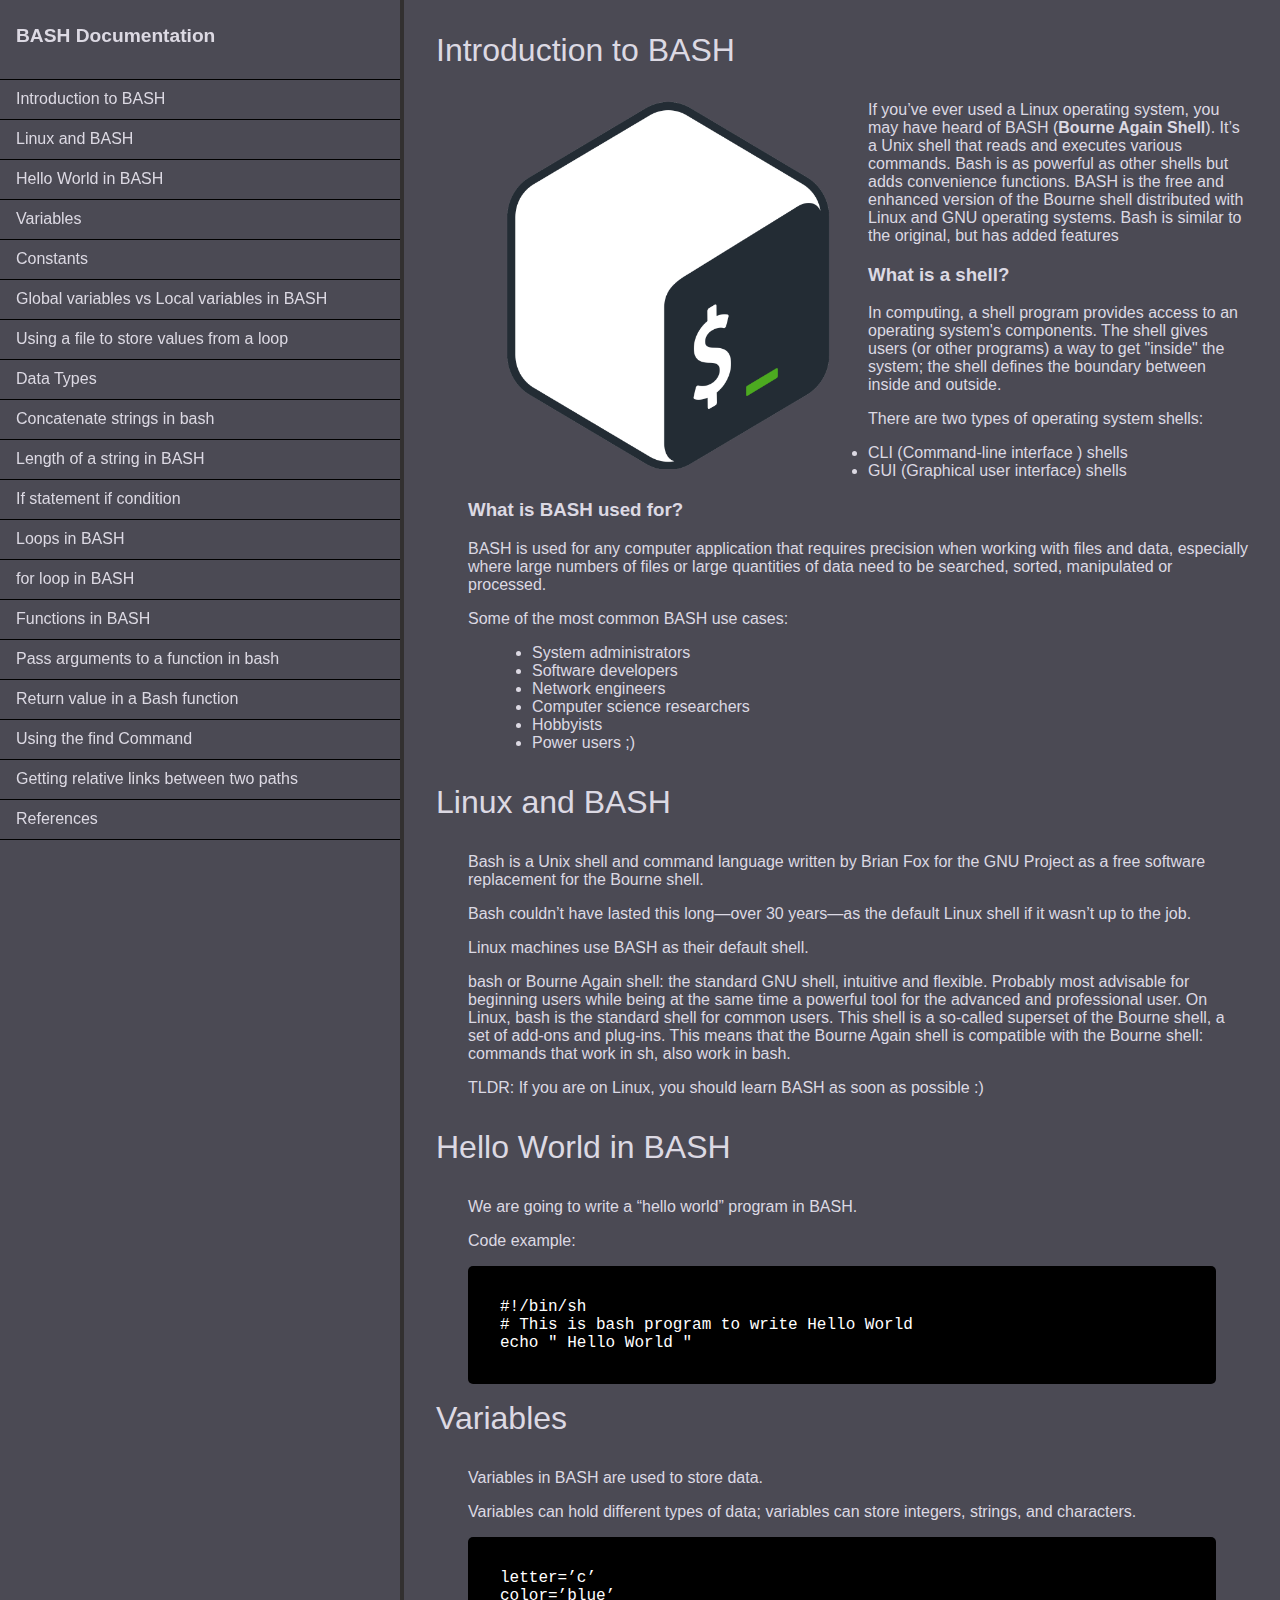
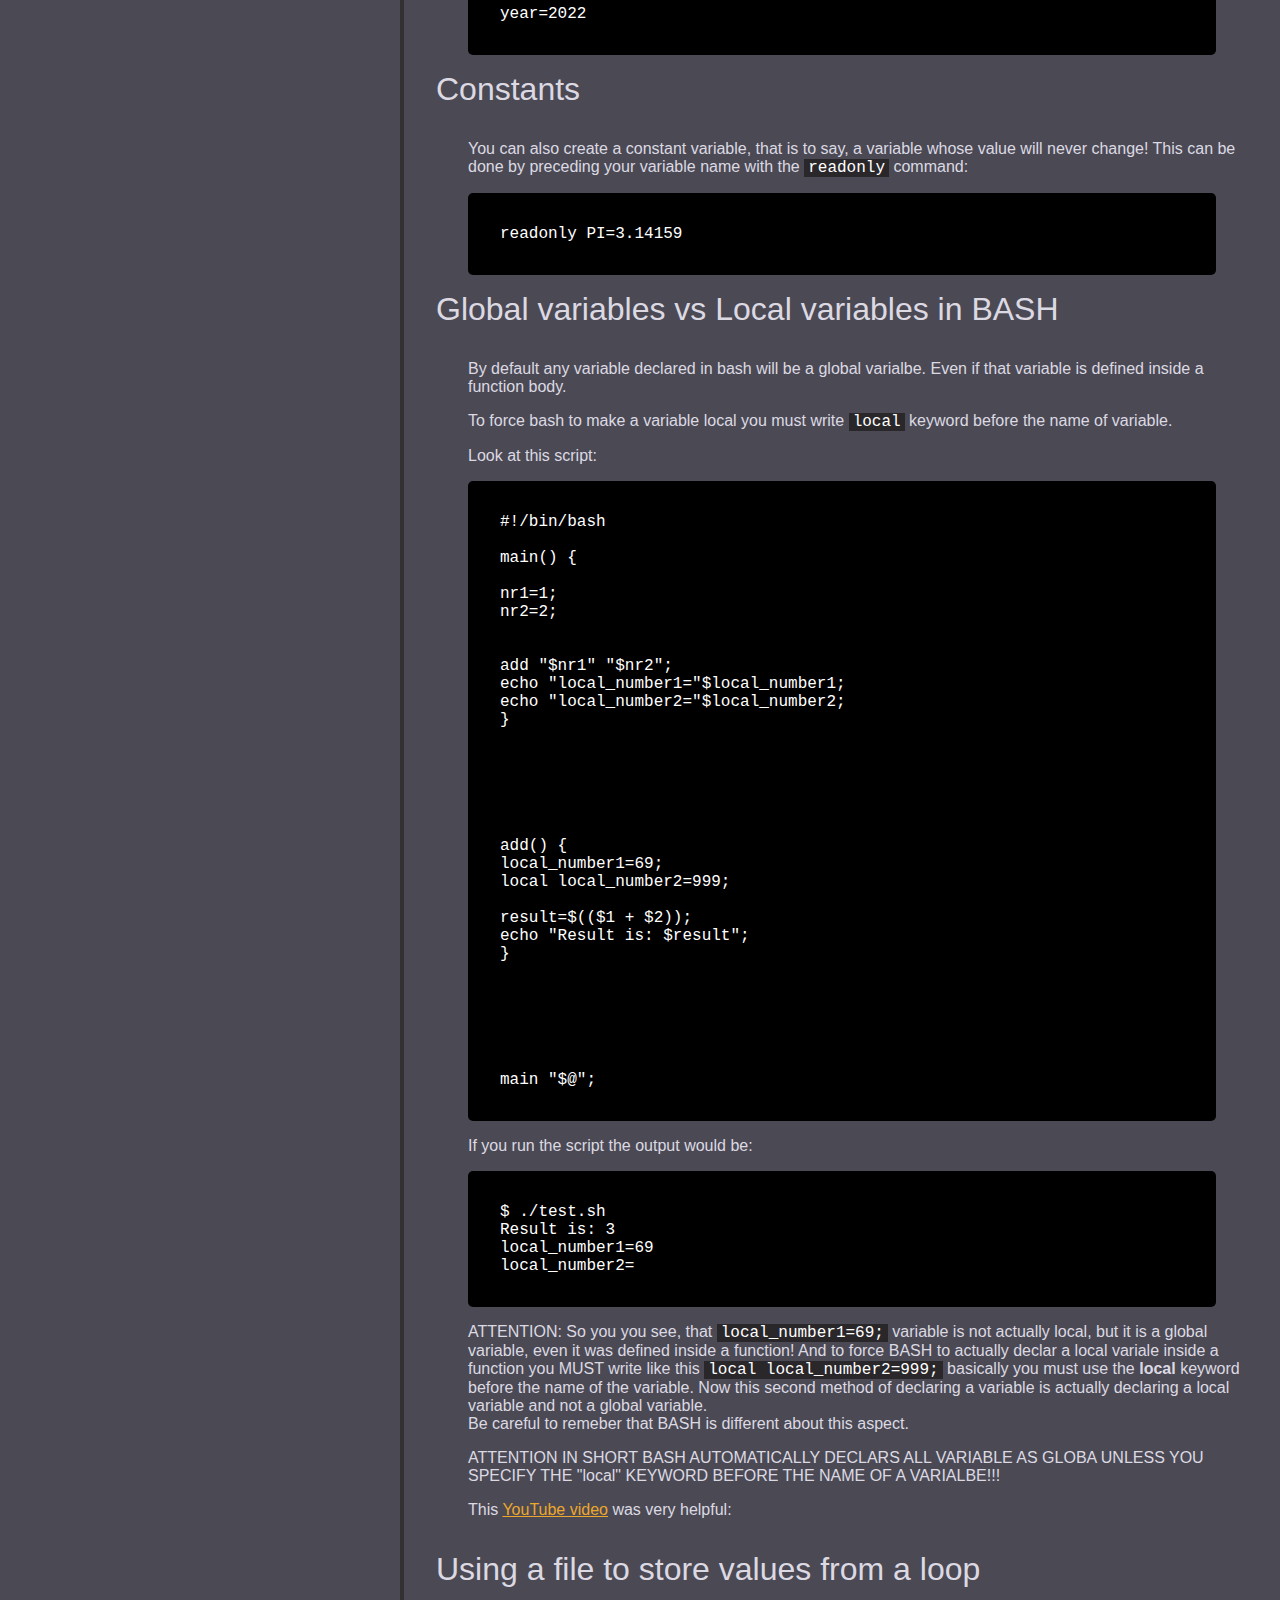
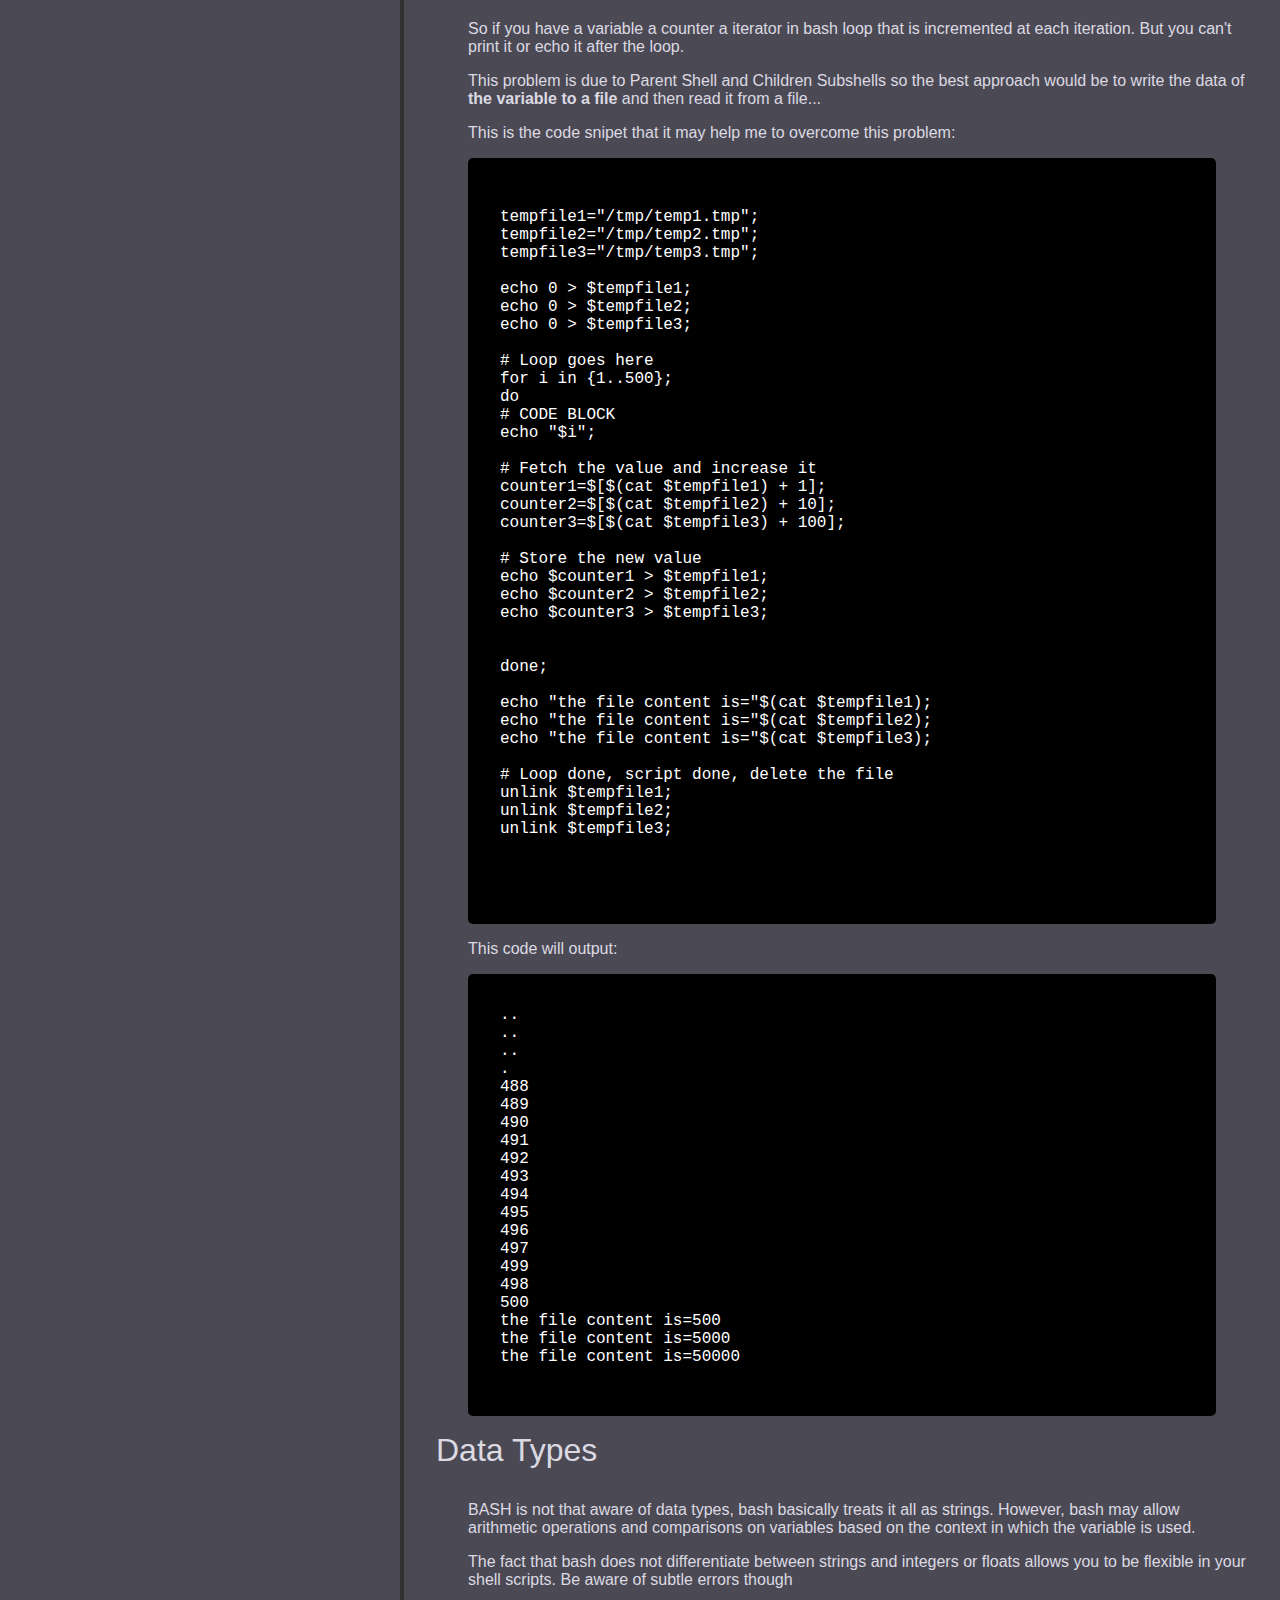
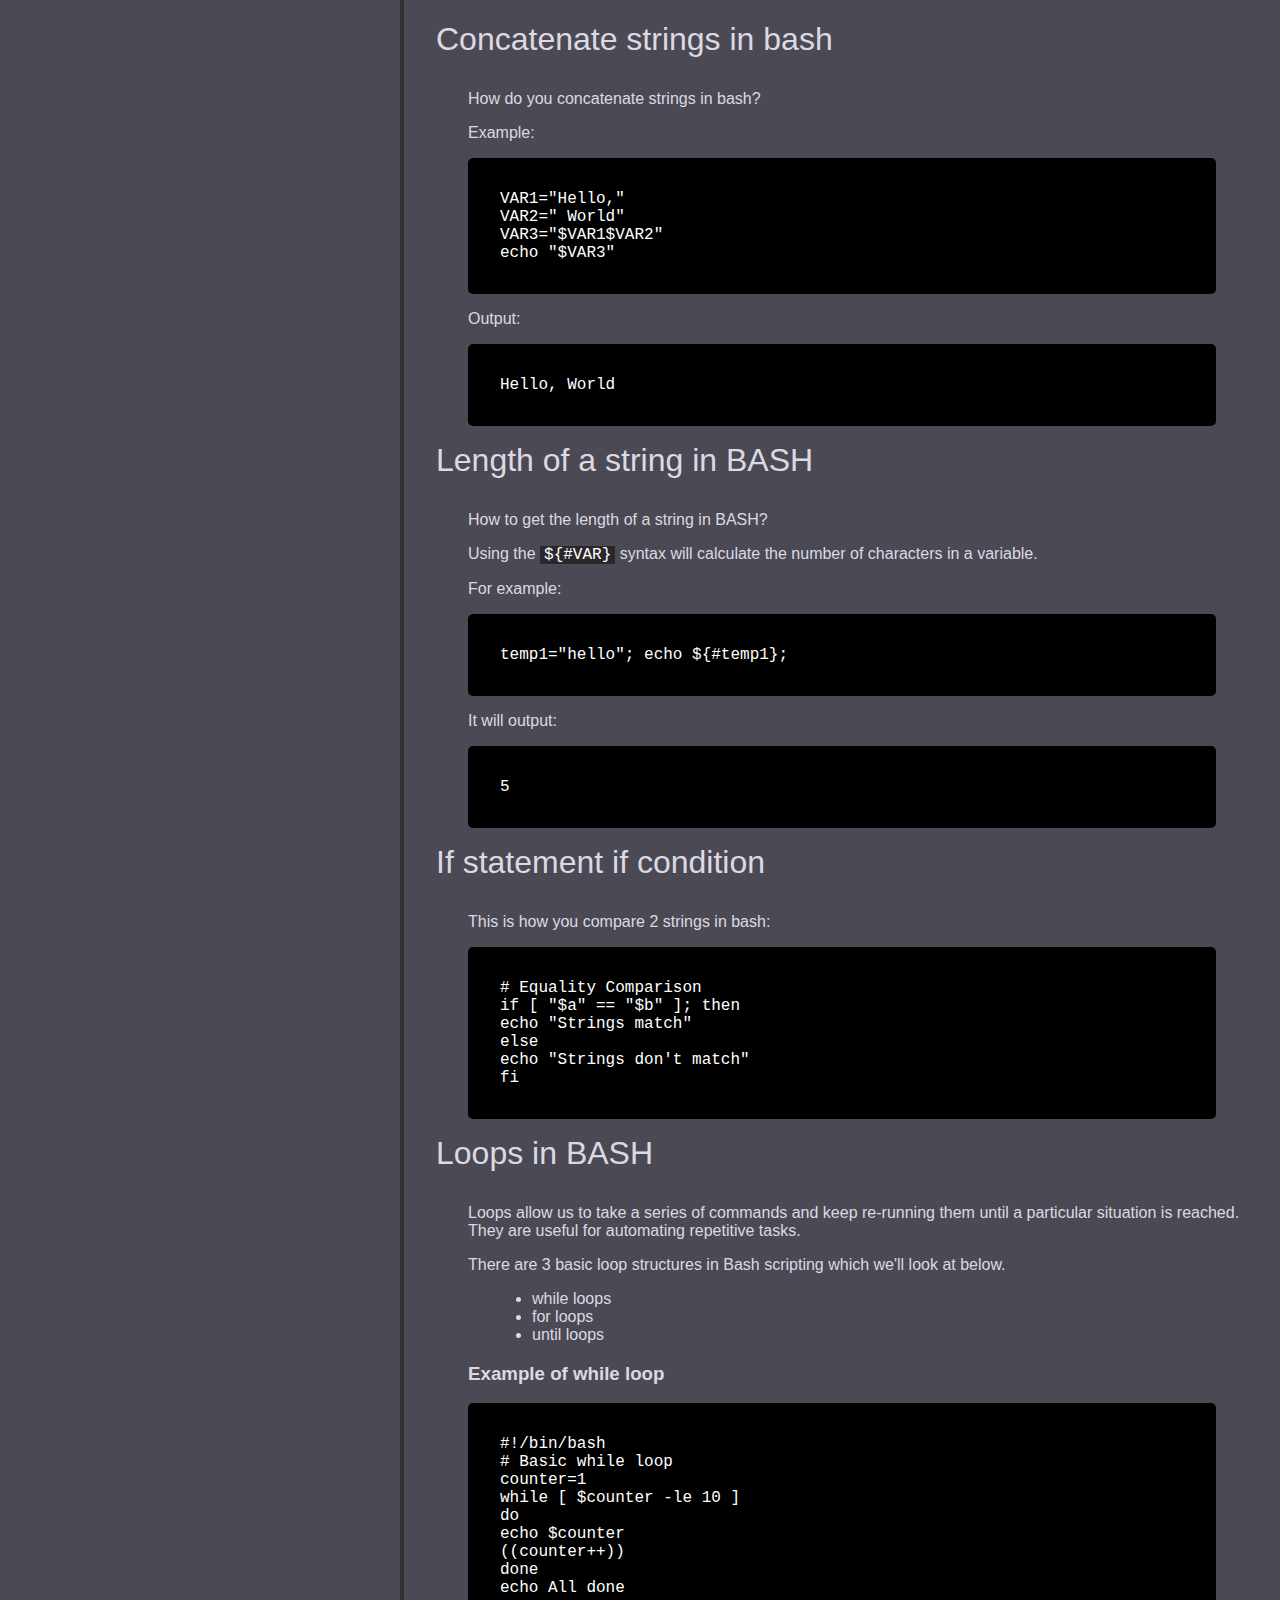
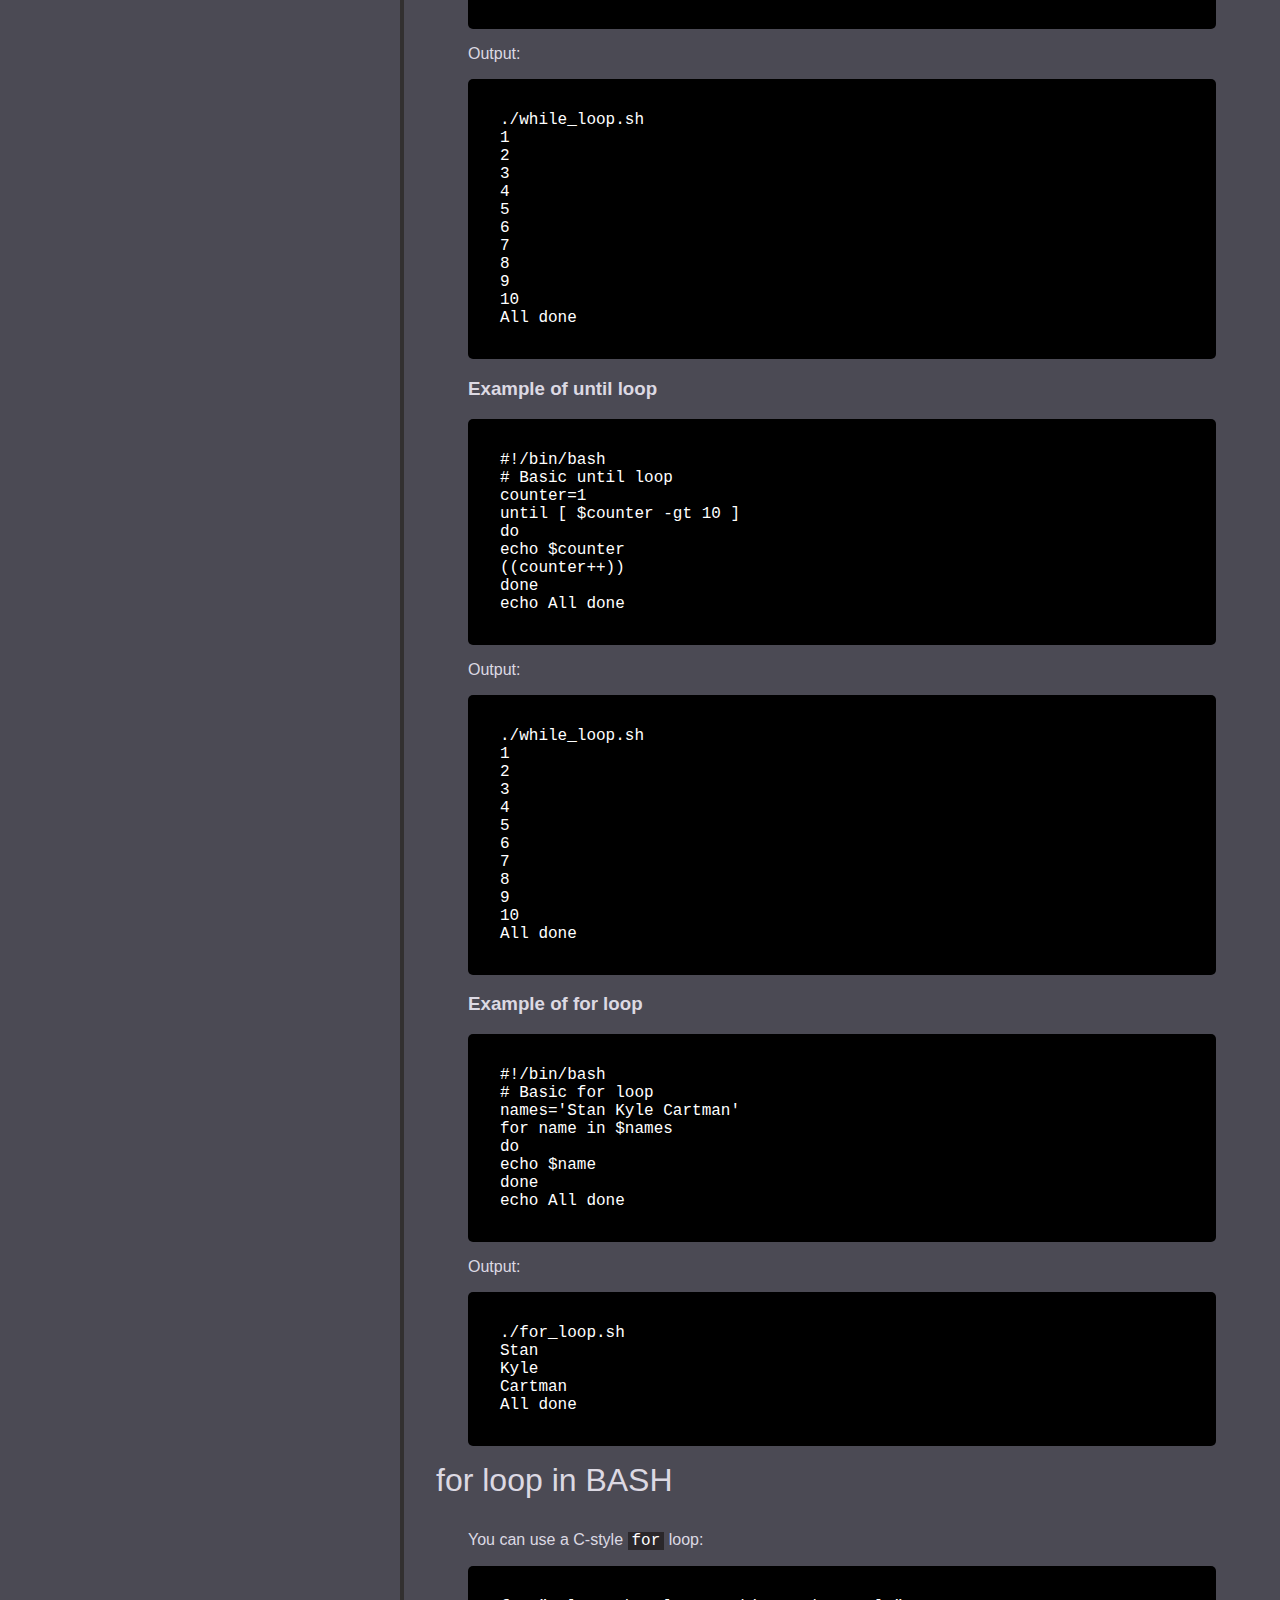
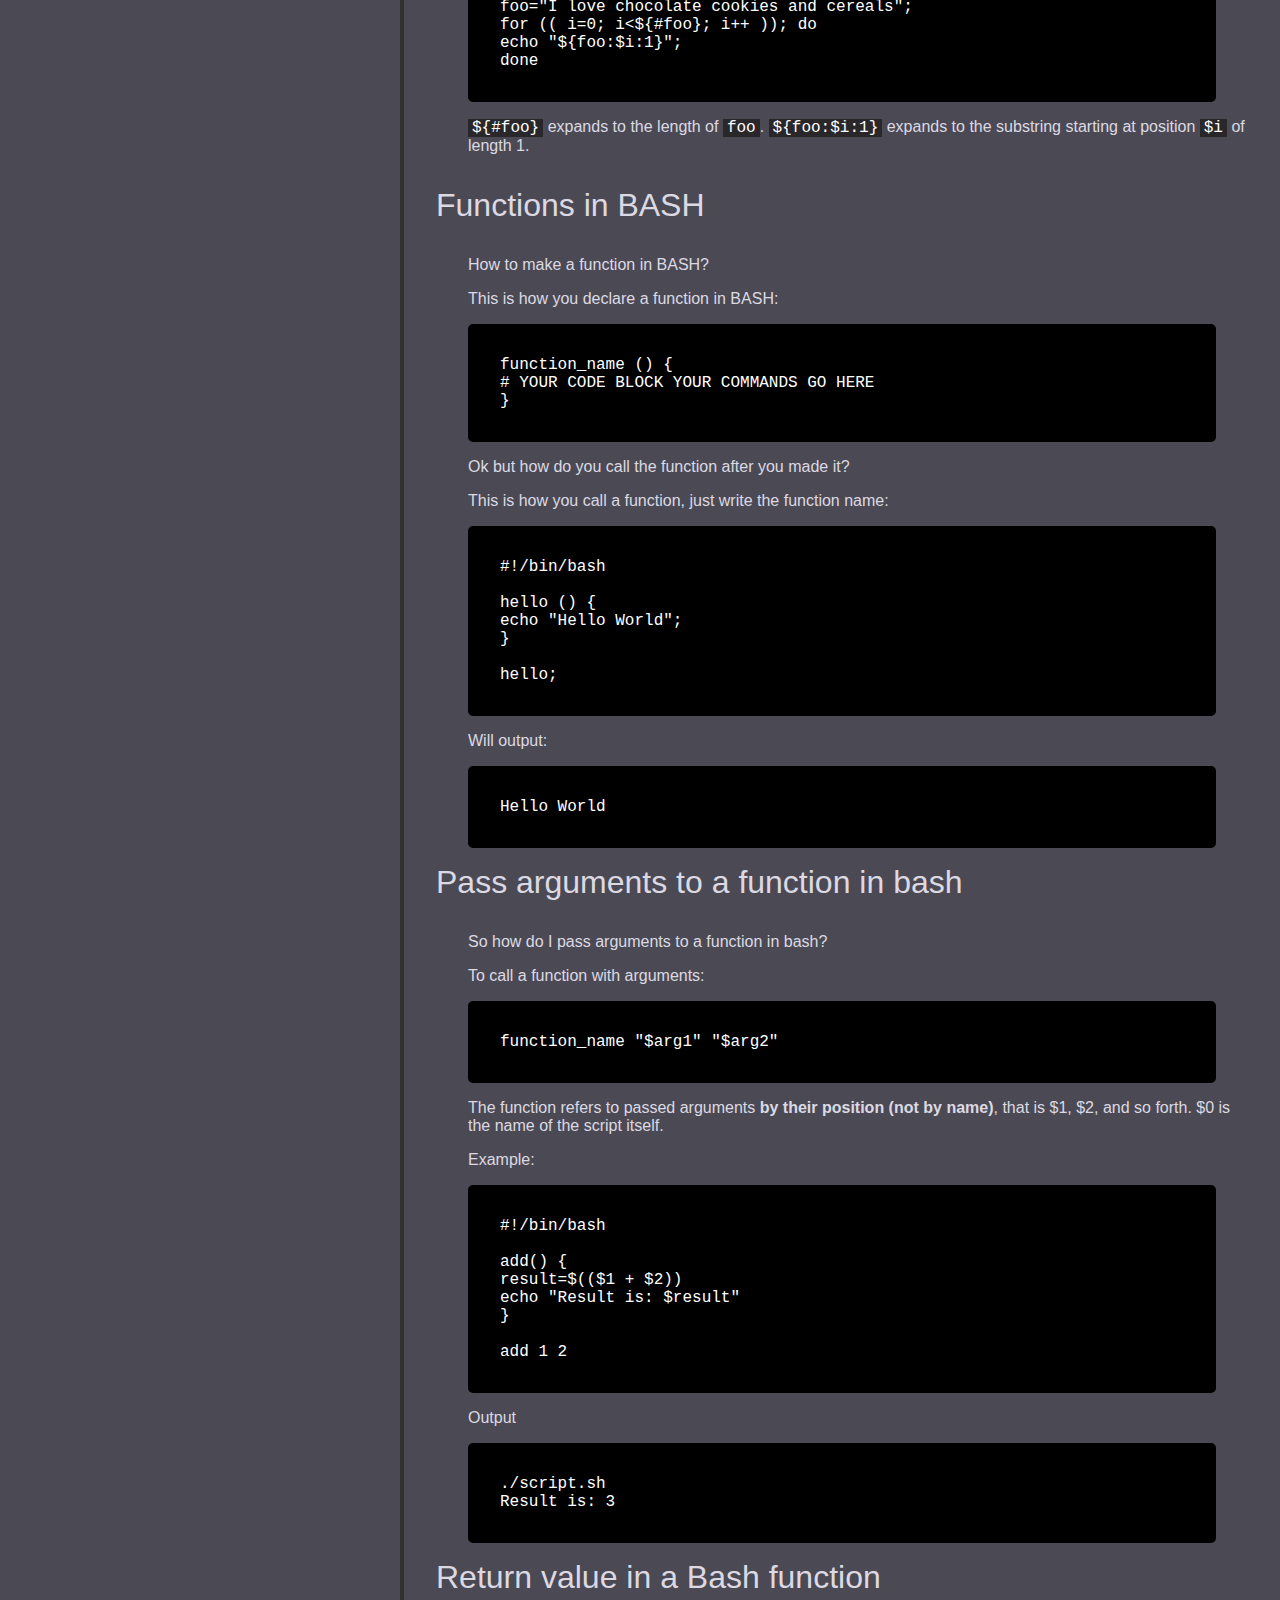
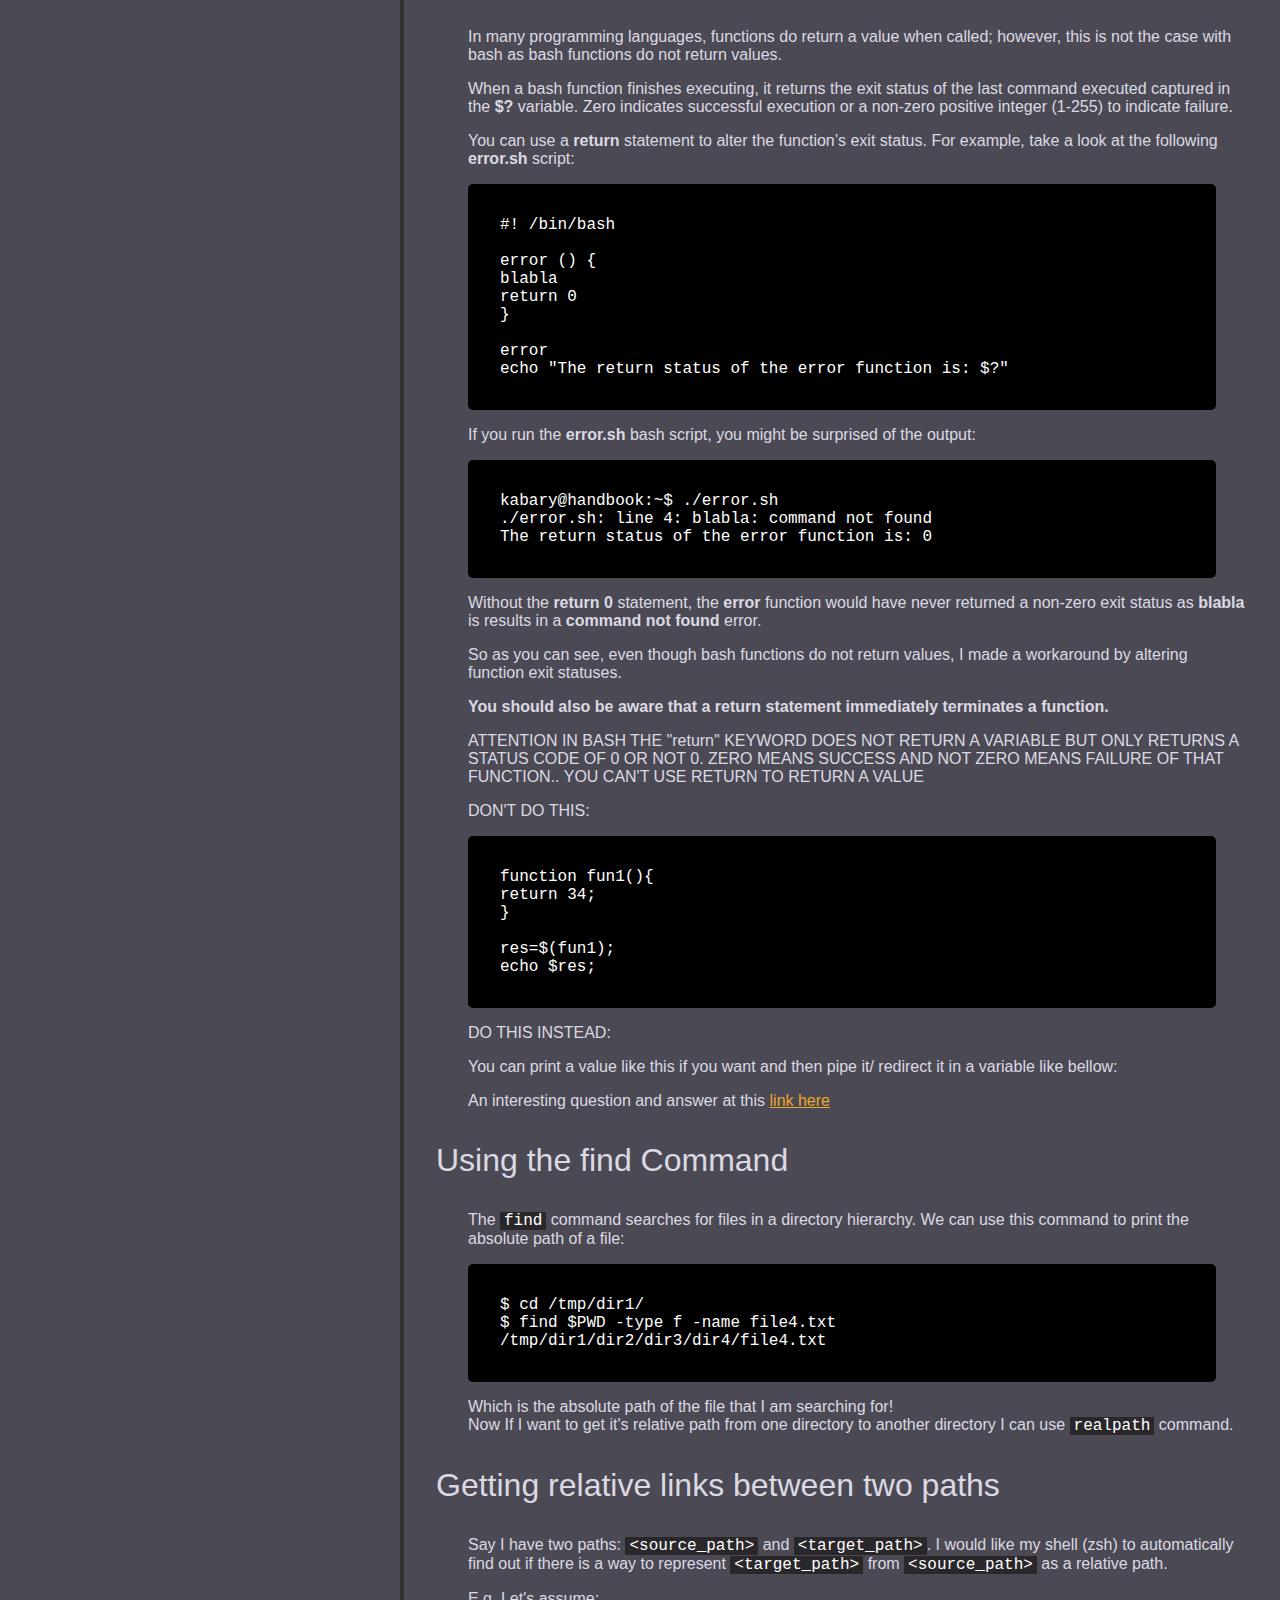
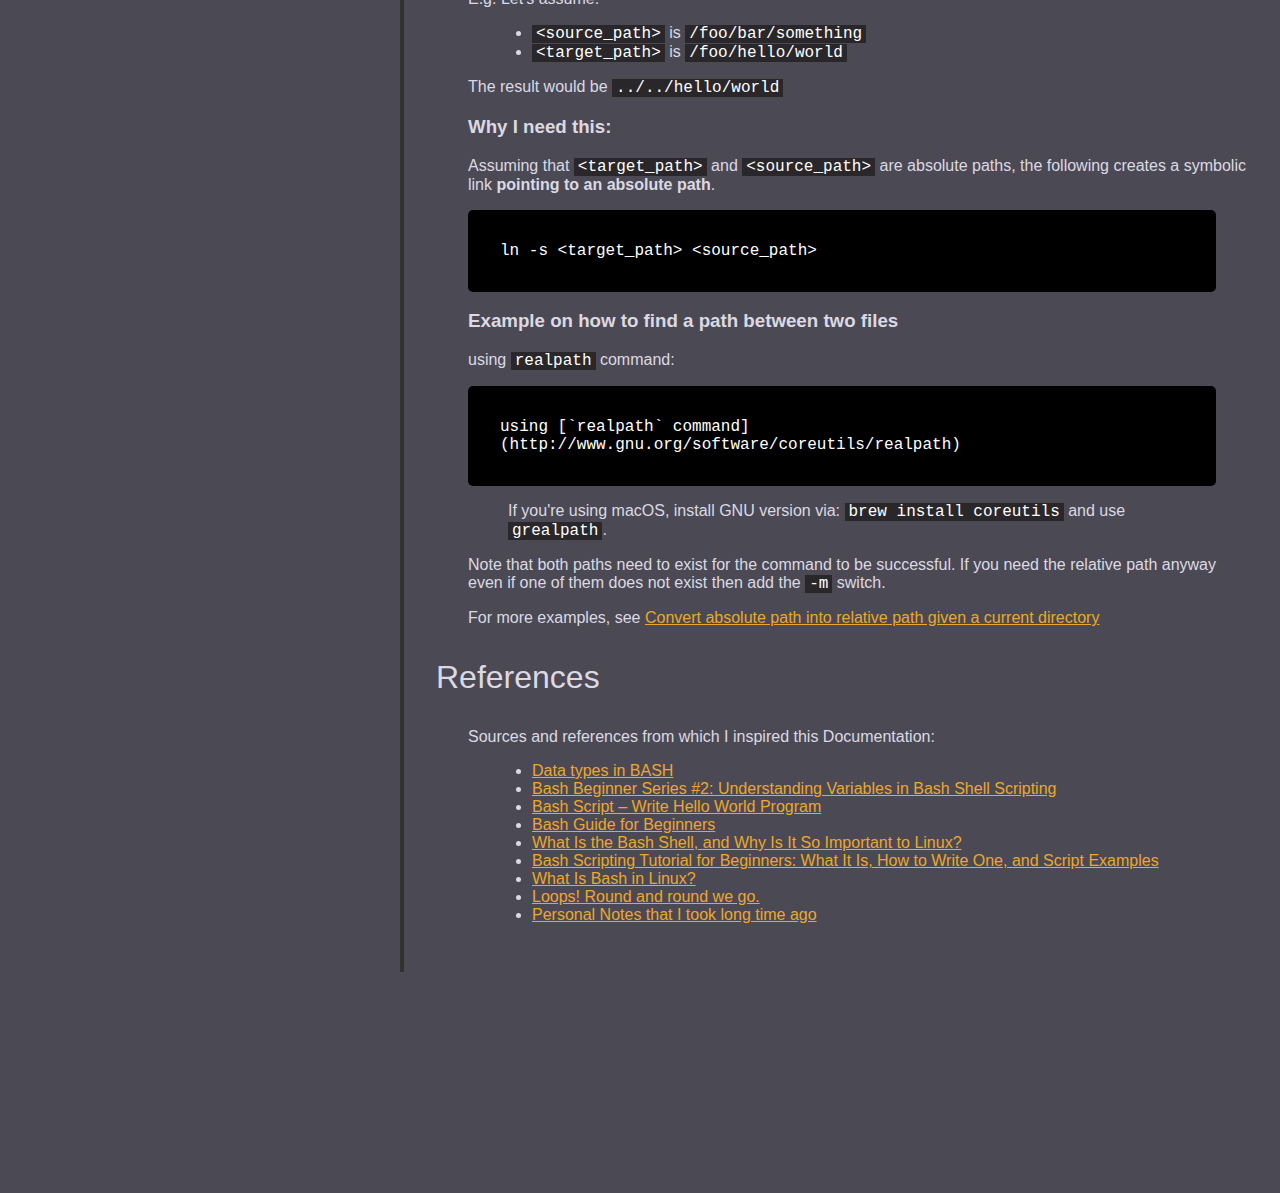
<file: index.html>
<!DOCTYPE html>
<html lang="en" dir="ltr">
	<head>
		<meta charset="utf-8">
		<title>BASH documentation</title>
		<link rel="stylesheet" href="styles.css">
		<meta name="viewport" content="width=device-width, initial-scale=1.0" />
	</head>
	<body>

		<div class="navbar-wrap">
			<nav id="navbar">
				<header>BASH Documentation</header>

				<div class="scroll-content">
					<a href="#Introduction_to_BASH" class="nav-link">Introduction to BASH</a>
					<a href="#Linux_and_BASH" class="nav-link">Linux and BASH</a>
					<a href="#Hello_World_in_BASH" class="nav-link">Hello World in BASH</a>
					<a href="#Variables" class="nav-link">Variables</a>
					<a href="#Constants" class="nav-link">Constants</a>
					<a href="#Global_variables_vs_Local_variables_in_BASH" class="nav-link">Global variables vs Local variables in BASH</a>
					<a href="#Using_a_file_to_store_values_from_a_loop" class="nav-link">Using a file to store values from a loop</a>
					<a href="#Data_Types" class="nav-link">Data Types</a>
					<a href="#Concatenate_strings_in_bash" class="nav-link">Concatenate strings in bash</a>
					<a href="#Length_of_a_string_in_BASH" class="nav-link">Length of a string in BASH</a>
					<a href="#If_statement_if_condition" class="nav-link">If statement if condition</a>
					<a href="#Loops_in_BASH" class="nav-link">Loops in BASH</a>
					<a href="#for_loop_in_BASH" class="nav-link">for loop in BASH</a>
					<a href="#Functions_in_BASH" class="nav-link">Functions in BASH</a>
					<a href="#Pass_arguments_to_a_function_in_bash" class="nav-link">Pass arguments to a function in bash</a>
					<a href="#Return_value_in_a_Bash_function" class="nav-link">Return value in a Bash function</a>
					<a href="#Using_the_find_Command" class="nav-link">Using the find Command</a>
					<a href="#Getting_relative_links_between_two_paths" class="nav-link">Getting relative links between two paths</a>
					<a href="#References" class="nav-link">References</a>


				</div>


			</nav>

		</div>


		<main id="main-doc">


						<section class="main-section" id="Introduction_to_BASH">
							<header>Introduction to BASH</header>
							<img src="bash-logo.png" alt="" class="bash-logo">
							<p>If you’ve ever used a Linux operating system, you may have heard of BASH (<strong>Bourne Again Shell</strong>). It’s a Unix shell that reads and executes various commands. Bash is as powerful as other shells but adds convenience functions. BASH is the free and enhanced version of the Bourne shell distributed with Linux and GNU operating systems. Bash is similar to the original, but has added features </p>

							<h3>What is a shell?</h3>
							<p>In computing, a shell program provides access to an operating system's components. The shell gives users (or other programs) a way to get "inside" the system; the shell defines the boundary between inside and outside.</p>

							<p>There are two types of operating system shells:</p>
							<ul>
								<li>CLI (Command-line interface ) shells</li>
								<li>GUI (Graphical user interface) shells</li>
							</ul>

							<h3 class="clear-my-float">What is BASH used for?</h3>
							<p>BASH is used for any computer application that requires precision when working with files and data, especially where large numbers of files or large quantities of data need to be searched, sorted, manipulated or processed.</p>

							<p>Some of the most common BASH use cases:</p>
							<ul>
								<li>System administrators</li>
								<li>Software developers</li>
								<li>Network engineers</li>
								<li>Computer science researchers</li>
								<li>Hobbyists</li>
								<li>Power users ;)</li>
							</ul>


						</section>







							<section class="main-section" id="Linux_and_BASH">
								<header>Linux and BASH</header>
								<p>Bash is a Unix shell and command language written by Brian Fox for the GNU Project as a free software replacement for the Bourne shell.</p>
								<p>Bash couldn’t have lasted this long—over 30 years—as the default Linux shell if it wasn’t up to the job.</p>
								<p>Linux machines use BASH as their default shell.</p>
								<p>bash or Bourne Again shell: the standard GNU shell, intuitive and flexible. Probably most advisable for beginning users while being at the same time a powerful tool for the advanced and professional user. On Linux, bash is the standard shell for common users. This shell is a so-called superset of the Bourne shell, a set of add-ons and plug-ins. This means that the Bourne Again shell is compatible with the Bourne shell: commands that work in sh, also work in bash.</p>
								<p>TLDR: If you are on Linux, you should learn BASH as soon as possible :)</p>

							</section>








							<section class="main-section" id="Hello_World_in_BASH">
								<header>Hello World in BASH</header>
								<p>We are going to write a “hello world” program in BASH.</p>

								<p>Code example:</p>
								<code>
									#!/bin/sh <br>
									# This is bash program to write Hello World<br>
									echo " Hello World "<br>
								</code>

							</section>



					<section class="main-section" id="Variables">
						<header>Variables</header>
						<p>Variables in BASH are used to store data.</p>
						<p>Variables can hold different types of data; variables can store integers, strings, and characters.</p>

						<code>
							letter=’c’ <br>
							color=’blue’<br>
							year=2022<br>
						</code>
					</section>






					<section class="main-section" id="Constants">
						<header>Constants</header>
						<p>You can also create a constant variable, that is to say, a variable whose value will never change! This can be done by preceding your variable name with the <code>readonly</code> command:</p>

						<code>
							readonly PI=3.14159 <br>
						</code>
					</section>







						<section class="main-section" id="Global_variables_vs_Local_variables_in_BASH">
							<header>Global variables vs Local variables in BASH</header>
							<p>By default any variable declared in bash will be a global varialbe. Even if that variable is defined inside a function body. </p>

							<p>To force bash to make a variable local you must write <code>local</code> keyword before the name of variable.</p>
							<p>Look at this script:</p>
							<code>
								#!/bin/bash<br>
								<br>
								main() {<br>
									<br>
								nr1=1;<br>
								nr2=2;<br>
								<br>
								<br>
								add "$nr1" "$nr2";<br>
								echo "local_number1="$local_number1;<br>
								echo "local_number2="$local_number2;<br>
								}<br>
								<br>
								<br>
								<br>
								<br>
								<br>
								<br>
								add() {<br>
									local_number1=69;<br>
									local local_number2=999;<br>
									<br>
									result=$(($1 + $2));<br>
								    echo "Result is: $result";<br>
								}<br>
								<br>
								<br>
								<br>
								<br>
								<br>
								<br>
								main "$@";<br>

							</code>

							<p>If you run the script the output would be:</p>

							<code>
								$ ./test.sh <br>
								Result is: 3<br>
								local_number1=69<br>
								local_number2=<br>
							</code>

							<p>
								ATTENTION: So you you see, that <code>local_number1=69;</code>  variable is not actually local, but it is a global variable, even it was defined inside a function!
								And to force BASH to actually declar a local variale inside a function you MUST write like this <code>local local_number2=999;</code> basically you must use the <strong>local</strong> keyword before the name of the variable. Now this second method of declaring a variable is actually declaring a local variable and not a global variable. <br>
								Be careful to remeber that BASH is different about this aspect.

							</p>

							<p>
								ATTENTION IN SHORT BASH AUTOMATICALLY DECLARS ALL VARIABLE AS GLOBA UNLESS YOU SPECIFY THE "local" KEYWORD BEFORE THE NAME OF A VARIALBE!!!
							</p>

							<p>
								This <a href="https://www.youtube.com/watch?v=4GR0wum_pOQ">YouTube video</a> was very helpful:
							</p>

						</section>







			<section class="main-section" id="Using_a_file_to_store_values_from_a_loop">
				<header>Using a file to store values from a loop</header>
				<p>So if you have a variable a counter a iterator in bash loop that is incremented at each iteration. But you can't print it or echo it after the loop. </p>
				<p>This problem is due to  Parent Shell and Children Subshells so the best approach would be to write the data of <strong> the variable to a file</strong> and then read it from a file...</p>
				<p>This is the code snipet that it may help me to overcome this problem:</p>

				<code>
					<br>
					tempfile1="/tmp/temp1.tmp";<br>
					tempfile2="/tmp/temp2.tmp";<br>
					tempfile3="/tmp/temp3.tmp";<br>
<br>
					echo 0 > $tempfile1;<br>
					echo 0 > $tempfile2;<br>
					echo 0 > $tempfile3;<br>
<br>
					# Loop goes here<br>
					for i in {1..500};<br>
					do<br>
						# CODE BLOCK<br>
					    echo "$i";<br>
<br>
						# Fetch the value and increase it<br>
						counter1=$[$(cat $tempfile1) + 1];<br>
						counter2=$[$(cat $tempfile2) + 10];<br>
						counter3=$[$(cat $tempfile3) + 100];<br>
<br>
						# Store the new value<br>
						echo $counter1 > $tempfile1;<br>
						echo $counter2 > $tempfile2;<br>
						echo $counter3 > $tempfile3;<br>
<br>
<br>
					done;<br>
<br>
					echo "the file content is="$(cat $tempfile1);<br>
					echo "the file content is="$(cat $tempfile2);<br>
					echo "the file content is="$(cat $tempfile3);<br>
<br>
					# Loop done, script done, delete the file<br>
					unlink $tempfile1;<br>
					unlink $tempfile2;<br>
					unlink $tempfile3;<br>
<br>
<br>
<br>
				</code>

				<p>This code will output: </p>
				<code>
					..<br>
					..<br>
					..<br>
					.<br>
					488<br>
					489<br>
					490<br>
					491<br>
					492<br>
					493<br>
					494<br>
					495<br>
					496<br>
					497<br>
					499<br>
					498<br>
					500<br>
					the file content is=500<br>
					the file content is=5000<br>
					the file content is=50000<br>
<br>
				</code>



			</section>









			<section class="main-section" id="Data_Types">
				<header>Data Types</header>
				<p>BASH is not that aware of data types, bash basically treats it all as strings. However, bash may allow arithmetic operations and comparisons on variables based on the context in which the variable is used.</p>
				<p>The fact that bash does not differentiate between strings and integers or floats allows you to be flexible in your shell scripts. Be aware of subtle errors though</p>


			</section>








		<section class="main-section"  id="Concatenate_strings_in_bash">
			<header>Concatenate strings in bash</header>
			<p>How do you concatenate strings in bash?</p>
			<p>Example:</p>
			<code>
				VAR1="Hello," <br>
				VAR2=" World" <br>
				VAR3="$VAR1$VAR2" <br>
				echo "$VAR3" <br>

			</code>
			<p>Output:</p>
			<code>Hello, World</code>
		</section>








		<section class="main-section" id="Length_of_a_string_in_BASH">
			<header>Length of a string in BASH</header>
			<p>How to get the length of a string in BASH?</p>
			<p>Using the <code>${#VAR}</code> syntax will calculate the number of characters in a variable.</p>

			<p>For example:</p>
			<code>
				temp1="hello";
				echo ${#temp1};
			</code>

			<p>It will output: </p>
			<code>
				5
			</code>



		</section>









		<section class="main-section"  id="If_statement_if_condition">
			<header>If statement if condition</header>
			<p>This is how you compare 2 strings in bash:</p>
			<code>
				# Equality Comparison <br>
				if [ "$a" == "$b" ]; then<br>
				    echo "Strings match"<br>
				else<br>
				    echo "Strings don't match"<br>
				fi<br>
			</code>
		</section>









	<section class="main-section" id="Loops_in_BASH">
		<header>Loops in BASH</header>
		<p>Loops allow us to take a series of commands and keep re-running them until a particular situation is reached. They are useful for automating repetitive tasks.</p>
		<p>There are 3 basic loop structures in Bash scripting which we'll look at below. </p>
		<ul>
			<li>while loops</li>
			<li>for loops</li>
			<li>until loops</li>
		</ul>

		<h3>Example of while loop</h3>
		<code>

			    #!/bin/bash <br>
			    # Basic while loop<br>
			    counter=1<br>
			    while [ $counter -le 10 ]<br>
			    do<br>
			    echo $counter<br>
			    ((counter++))<br>
			    done<br>
			    echo All done<br>

		</code>

		<p>Output:</p>

		<code>
			./while_loop.sh<br>
			1<br>
			2<br>
			3<br>
			4<br>
			5<br>
			6<br>
			7<br>
			8<br>
			9<br>
			10<br>
			All done<br>
		</code>

		<h3>Example of until loop</h3>

		<code>

			    #!/bin/bash<br>
			    # Basic until loop<br>
			    counter=1<br>
			    until [ $counter -gt 10 ]<br>
			    do<br>
			    echo $counter<br>
			    ((counter++))<br>
			    done<br>
			    echo All done<br>

		</code>

		<p>Output:</p>

		<code>
			./while_loop.sh<br>
			1<br>
			2<br>
			3<br>
			4<br>
			5<br>
			6<br>
			7<br>
			8<br>
			9<br>
			10<br>
			All done<br>
		</code>

		<h3>Example of for loop</h3>

		<code>


			    #!/bin/bash <br>
			    # Basic for loop <br>
			    names='Stan Kyle Cartman' <br>
			    for name in $names <br>
			    do <br>
			    echo $name <br>
			    done <br>
			    echo All done <br>


		</code>

		<p>Output:</p>

		<code>
			./for_loop.sh <br>
			Stan <br>
			Kyle <br>
			Cartman <br>
			All done <br>
		</code>




	</section>









	<section class="main-section" id="for_loop_in_BASH">
		<header>for loop in BASH</header>
		<p>You can use a C-style <code>for</code> loop:</p>
		<code>
			foo="I love chocolate cookies and cereals";<br>
			for (( i=0; i<${#foo}; i++ )); do<br>
			  echo "${foo:$i:1}";<br>
			done					<br>
		</code>

		<p><code>${#foo}</code> expands to the length of <code>foo</code>. <code>${foo:$i:1}</code> expands to the substring starting at position <code>$i</code> of length 1.</p>




	</section>






	<section class="main-section" id="Functions_in_BASH">
		<header>Functions in BASH</header>
		<p>How to make a function in BASH?</p>
		<p>This is how you declare a function in BASH:</p>
		<code>
			function_name () {<br>
				# YOUR CODE BLOCK YOUR COMMANDS GO HERE<br>
			}<br>
		</code>
		<p>Ok but how do you call the function after you made it?  </p>
		<p>This is how you call a function, just write the function name:</p>
		<code>
			#!/bin/bash <br>
			<br>
			hello () {<br>
				echo "Hello World";<br>
			}<br>
			<br>
			hello;<br>
		</code>
		<p>Will output:</p>
		<code>
			Hello World
		</code>
	</section>











	<section class="main-section"  id="Pass_arguments_to_a_function_in_bash">
		<header>Pass arguments to a function in bash</header>
		<p>So how do I pass arguments to a function in bash?</p>
		<p>To call a function with arguments:</p>
		<code>
			function_name "$arg1" "$arg2"
		</code>

		<p>The function refers to passed arguments <strong>by their position (not by name)</strong>, that is $1, $2, and so forth. $0 is the name of the script itself.</p>

		<p>Example:</p>
		<code>
			#!/bin/bash<br>
			<br>
			add() {<br>
			    result=$(($1 + $2))<br>
			    echo "Result is: $result"<br>
			}<br>
			<br>
			add 1 2<br>
		</code>

		<p>Output</p>
		<code>
			./script.sh <br>
			 Result is: 3 <br>
		</code>

	</section>





			<section class="main-section"  id="Return_value_in_a_Bash_function">
				<header>Return value in a Bash function</header>
				<p>In many programming languages, functions do return a value when called; however, this is not the case with bash as bash functions do not return values.</p>
				<p>When a bash function finishes executing, it returns the exit status of the last command executed captured in the <strong>$?</strong> variable. Zero indicates successful execution or a non-zero positive integer (1-255) to indicate failure.</p>
				<p>You can use a <strong>return</strong> statement to alter the function’s exit status. For example, take a look at the following <strong>error.sh</strong> script:</p>

				<code>
					#! /bin/bash <br>
					<br>
					error () {<br>
					blabla<br>
					return 0<br>
					}<br>
					<br>
					error<br>
					echo "The return status of the error function is: $?"<br>
				</code>

				<p>If you run the <strong>error.sh</strong> bash script, you might be surprised of the output:</p>

				<code>
					kabary@handbook:~$ ./error.sh <br>
					./error.sh: line 4: blabla: command not found<br>
					The return status of the error function is: 0<br>
				</code>

				<p>Without the <strong>return 0</strong> statement, the <strong>error</strong> function would have never returned a non-zero exit status as <strong>blabla</strong> is results in a <strong>command not found</strong> error.</p>
				<p>So as you can see, even though bash functions do not return values, I made a workaround by altering function exit statuses.</p>
				<p><strong>You should also be aware that a return statement immediately terminates a function.</strong></p>

				<p>ATTENTION IN BASH THE "return" KEYWORD DOES NOT RETURN A VARIABLE BUT ONLY RETURNS A STATUS CODE OF 0 OR NOT 0.
ZERO MEANS SUCCESS AND NOT ZERO MEANS FAILURE OF THAT FUNCTION..
YOU CAN'T USE RETURN TO RETURN A VALUE</p>

				<p>DON'T DO THIS:</p>
				<code>
					function fun1(){<br>
					  return 34;<br>
					}<br>
					<br>
					res=$(fun1);<br>
					echo $res;<br>
				</code>
				<p>DO THIS INSTEAD:</p>
				<p>You can print a value like this if you want and then pipe it/ redirect it in a variable like bellow:</p>

				<p>An interesting question and answer at this <a href="https://stackoverflow.com/questions/17336915/return-value-in-a-bash-function">link here</a></p>

			</section>








			<section class="main-section"  id="Using_the_find_Command">
				<header>Using the find Command</header>
				<p>The <code>find</code> command searches for files in a directory hierarchy. We can use this command to print the absolute path of a file:</p>

				<code>
					$ cd /tmp/dir1/<br>
					$ find $PWD -type f -name file4.txt<br>
					/tmp/dir1/dir2/dir3/dir4/file4.txt<br>
				</code>
				<p>Which is the absolute path of the file that I am searching for! <br>
Now If I want to get it's relative path from one directory to another directory I can use <code>realpath</code> command.</p>
			</section>







		<section class="main-section" id="Getting_relative_links_between_two_paths">
			<header>Getting relative links between two paths</header>
			<p>Say I have two paths: <code>&lt;source_path&gt;</code> and <code>&lt;target_path&gt;</code>. I would like my shell (zsh) to automatically find out if there is a way to represent <code>&lt;target_path&gt;</code> from <code>&lt;source_path&gt;</code> as a relative path.</p>
			<p>E.g. Let's assume:</p>
			<ul>
				<li><code>&lt;source_path&gt;</code> is <code>/foo/bar/something</code></li>
				<li><code>&lt;target_path&gt;</code> is <code>/foo/hello/world</code></li>
			</ul>
			<p>The result would be <code>../../hello/world</code></p>
			<h3>Why I need this:</h3>
			<p>Assuming that <code>&lt;target_path&gt;</code> and <code>&lt;source_path&gt;</code> are absolute paths, the following creates a symbolic link <strong>pointing to an absolute path</strong>.</p>
			<code>ln -s &lt;target_path&gt; &lt;source_path&gt;</code>

			<h3>Example on how to find a path between two files</h3>
			<p> using <code>realpath</code> command: </p>
			<code> using [`realpath` command](http://www.gnu.org/software/coreutils/realpath) </code>
			<blockquote cite="http://">
				If you're using macOS, install GNU version via: <code>brew install coreutils</code> and use <code>grealpath</code>.

			</blockquote>
			<p>Note that both paths need to exist for the command to be successful. If you need the relative path anyway even if one of them does not exist then add the <code>-m</code> switch.</p>
			<p>For more examples, see <a href="https://stackoverflow.com/q/2564634/55075">Convert absolute path into relative path given a current directory</a></p>

		</section>








			<section class="main-section" id="References">
				<header>References</header>
				<p>Sources and references from which I inspired this Documentation:</p>
				<ul>
					<li><a href="https://koenwoortman.com/bash-script-data-types/">Data types in BASH</a></li>
					<li><a href="https://linuxhandbook.com/bash-variables/">Bash Beginner Series #2: Understanding Variables in Bash Shell Scripting</a></li>
					<li><a href="https://www.geeksforgeeks.org/bash-script-write-hello-world-program/">Bash Script – Write Hello World Program</a></li>
					<li><a href="https://tldp.org/LDP/Bash-Beginners-Guide/html/Bash-Beginners-Guide.html">Bash Guide for Beginners</a></li>
					<li><a href="https://www.howtogeek.com/726559/what-is-the-bash-shell-and-why-is-it-so-important-to-linux/">What Is the Bash Shell, and Why Is It So Important to Linux?</a></li>
					<li><a href="https://www.hostinger.com/tutorials/bash-function-tutorial-with-examples/">Bash Scripting Tutorial for Beginners: What It Is, How to Write One, and Script Examples</a></li>
					<li><a href="https://www.howtouselinux.com/post/what-is-bash-in-linux">What Is Bash in Linux?</a></li>
					<li><a href="https://ryanstutorials.net/bash-scripting-tutorial/bash-loops.php">Loops! Round and round we go.</a></li>
					<li><a href="#">Personal Notes that I took long time ago</a></li>
				</ul>

			</section>











		</main>


	</body>
</html>
</file>
<file: styles.css>
:root {
	--background-color1: #4b4a54;
	--text-color1: #dcd9e3;
	--text-link-color: #ECA72C;

	--code-block-background-color: #000000;
	--code-inline-background-color: #2a272a;
	--code-text-color: #ffffff;
}


* {
	box-sizing: border-box;
}

html{
	font-size: 16px;

	/*An auto scroll animation effect when I click the navbar links*/
	scroll-behavior: smooth;
}


body {
	/*border: 5px solid black;*/
	margin: 0;
	display: flex;
	position: static;
	font-family: sans-serif;
	background-color: var(--background-color1);
	color: var(--text-color1);
}


/* Style the Navigation Bar */
.navbar-wrap {
	/*empty for now*/
}


nav .scroll-content {
	/*border: 1px solid red;*/
	height: 100vh;
	/*Adding scroll bar to my navigation element*/
	/*
	overflow: hidden;
	overflow: scroll;
	*/
	overflow: auto;
	color: inherit;
}

nav {
	/*border: 5px solid green;*/
	min-width: 400px;
	flex-shrink: 0;
	position: sticky;
	top: 0;
	left: 0;



}



nav header {
	/*border: 1px solid red;*/
	border-bottom: 1px solid black;
	height: 80px;
	font-size: 1.2rem;
	padding-top: 25px;
	padding-left: 0;
	font-weight: bold;
	text-indent: 16px;
}

nav a {
	display: block;
	border-bottom: 1px solid black;
	height: 40px;
	padding-top: 10px;
	/*vertical-align: middle;*/
	color: black;
	text-decoration: none;
	text-indent: 16px;
	color: inherit;


}




/*Style the main content*/

main {
	/*border: 5px solid black;*/
	border-left: 4px solid #323030;
	padding-top: 1rem;
	padding-bottom: 2rem;
	padding-left: 2rem;
	padding-right: 2rem;
}

main header {
	font-size: 2rem;
	padding: 1rem 0;
}


main section header ~ * {
	padding-left: 2rem;

}


main section ul {
	padding-left: 6rem;
}



/*Style code*/

/*Inline code*/
section p code, section ul code, blockquote code {
	display: inline;
	/*border: 5px solid green;*/
	border: revert;
	background-color: var(--code-inline-background-color);
	color: var(--code-text-color);
	margin: revert;
	padding: revert;
	padding-left: 4px;
	padding-right: 4px;
	border-radius: revert;

}



/*Block code*/
code {
	font-family: monospace;
	display: block;
	/*border: 5px solid black;*/
	background-color: var(--code-block-background-color);
	color: var(--code-text-color);
	/*margin-right: 10rem;*/
	padding: 2rem;
	margin-left: 2rem;
	margin-right: 2rem;
	border-radius: 5px;
}

main a {
	color: var(--text-link-color);
}




main .bash-logo {
	width: 400px;
	float: left;
	margin: 1rem;

}

main .clear-my-float {
	clear: both;
}






/*Small screen responsive*/

/*Cleared the floats effect around logo img when the text becomes unbearable to read*/
@media all and (max-width: 1200px){
	#Introduction_to_BASH .bash-logo ~ * {
		clear: both;

	}
}




/*The rest of responsive styles for mobile screens*/
@media all and (max-width: 900px) {
	body {
		flex-direction: column;
	}

	nav header {
		/*border: 1px solid red;*/
		border-bottom: 4px solid #323030;
		text-align: center;

	}

	nav .scroll-content {
		/*border: 1px solid red;*/
		height: 50vh;

	}


	main {
		/*border: 5px solid black;*/
		border-top: 4px solid #323030;
		border-left: none;

	}


	main .bash-logo {
		width: 90%;
	}

	#Introduction_to_BASH .bash-logo ~ * {
		clear: both;
	}

	body * {
		margin: 0;
		padding: 0;
	}


	main header {
		font-size: 2rem;
		padding: 1rem 1rem;
	}


	/*Style code*/

	/*Inline code*/
	section p code, section ul code, blockquote code {

		padding-left: 4px;
		padding-right: 4px;


	}



	/*Block code*/
	code {
		font-family: monospace;
		display: block;
		/*border: 5px solid black;*/
		background-color: var(--code-block-background-color);
		color: var(--code-text-color);
		/*margin-right: 10rem;*/
		padding: 0rem;
		padding-top: 1rem;
		padding-bottom: 1rem;
		margin-left: 0.5rem;

		margin-right: 0.5rem;
		margin-bottom: 1rem;
		margin-top: 0.5rem;

		border-radius: 5px;
	}



	main section header ~ * {
		padding: 1rem;

	}

	main section ul {
		padding-left: 2rem;
	}




}
</file>
